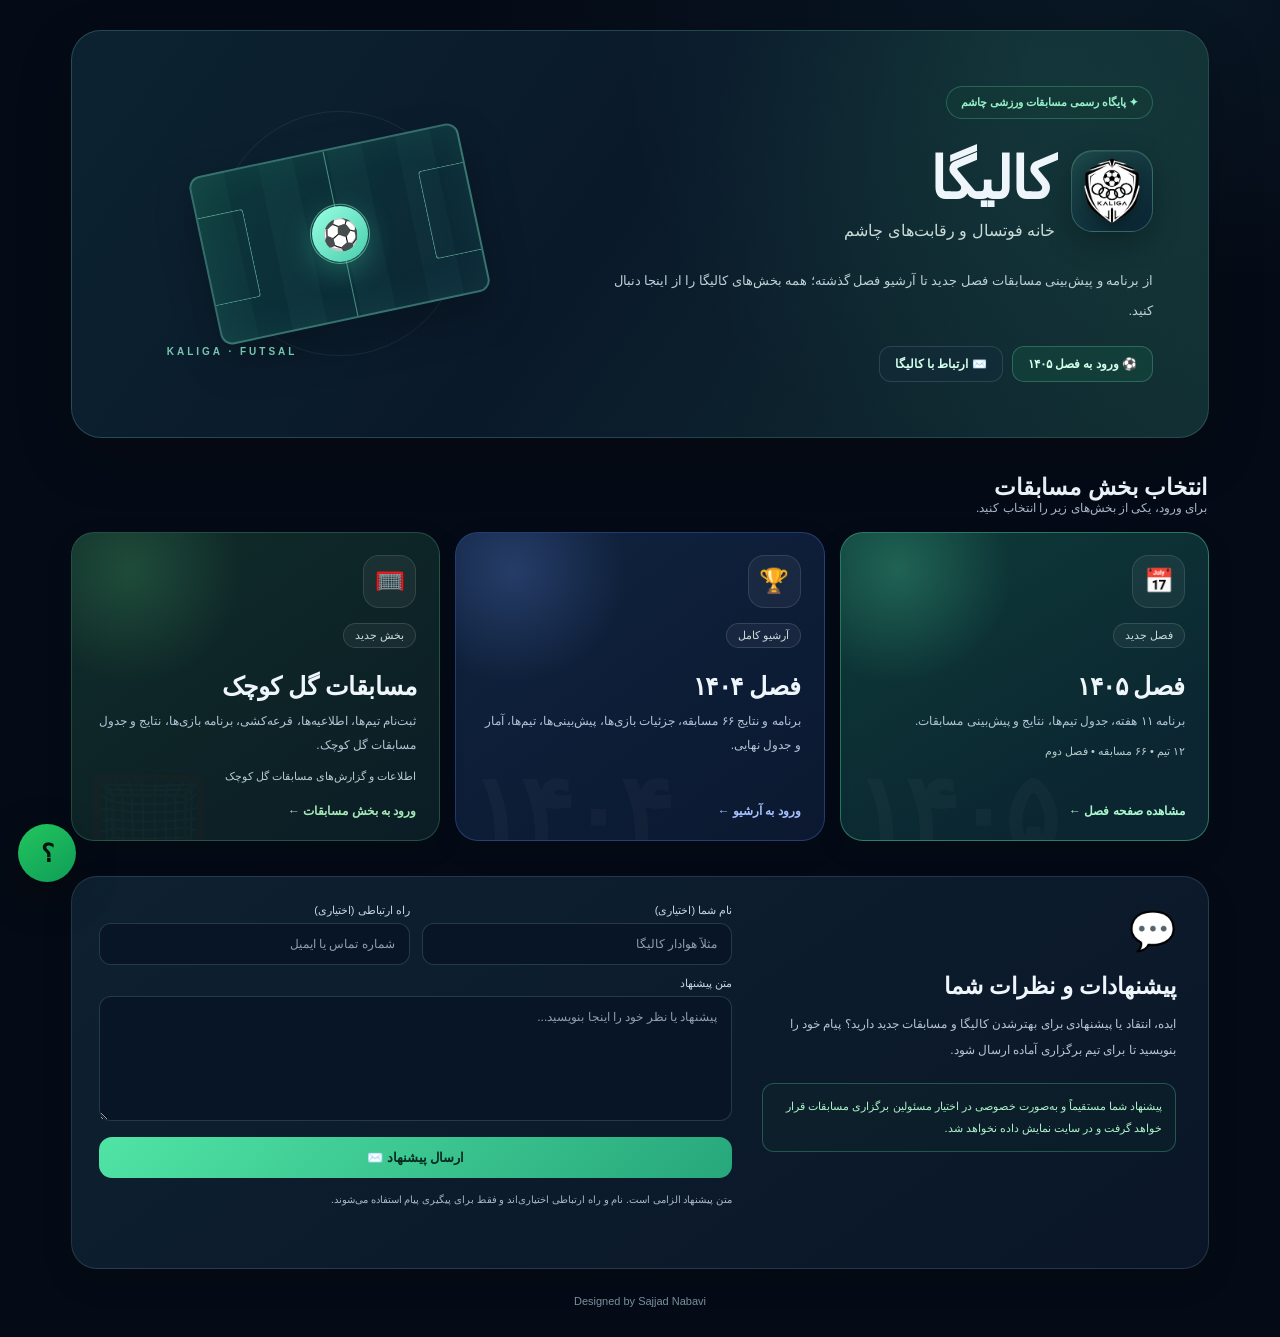
<file: index.html>
<!doctype html>
<html lang="fa" dir="rtl">
<head>
  <meta charset="utf-8">
  <meta name="viewport" content="width=device-width,initial-scale=1">
  <title>کالیگا | مسابقات ورزشی روستای چاشم</title>
  <meta name="description" content="فصل‌های لیگ فوتسال کالیگا، مسابقات گل کوچک و ارسال پیشنهاد برای مسابقات ورزشی روستای چاشم">
  <meta name="theme-color" content="#020817">
  <link rel="icon" type="image/png" href="/logo.png">

  <style>

    :root{color-scheme:dark;--bg:#050b16;--panel:#0c1829;--panel2:#102239;--text:#eef6fc;--muted:#a7b6c9;--green:#50e5aa;--blue:#87a8ff;--gold:#ffcc79;--line:rgba(159,192,213,.17)}
    *{box-sizing:border-box}
    html{scroll-behavior:smooth}body{margin:0;min-height:100vh;color:var(--text);font-family:Tahoma,Arial,sans-serif;background:radial-gradient(ellipse 70% 30% at 86% 0%,rgba(25,78,103,.18),transparent 72%),#050b16}
    a{color:inherit}.page{width:min(1190px,100%);margin:auto;padding:clamp(12px,2.6vw,30px) clamp(13px,3vw,26px) 30px}
    .hero{isolation:isolate;position:relative;overflow:hidden;min-height:300px;display:grid;grid-template-columns:1.1fr minmax(260px,.8fr);align-items:center;gap:18px;padding:clamp(25px,5vw,55px);border:1px solid rgba(95,165,165,.3);border-radius:30px;background:linear-gradient(126deg,#0c2230 5%,#0a192a 47%,#102b30 100%);box-shadow:0 20px 55px #0003}
    .hero:before{content:"";position:absolute;inset:0;pointer-events:none;background:radial-gradient(circle at 85% 8%,#4be6a119,transparent 40%),linear-gradient(100deg,transparent 55%,#50e5aa06);z-index:-1}
    .hero-content{position:relative;z-index:2;min-width:0}
    .eyebrow{display:inline-flex;align-items:center;gap:8px;border:1px solid #50d6a44d;background:#1a473839;color:#96f0c7;border-radius:999px;padding:9px 14px;font-size:11px;font-weight:bold}
    .brand-line{display:flex;gap:16px;align-items:center;margin-top:22px}
    .brand-mark{position:relative;display:grid;place-items:center;flex:none;width:82px;height:82px;border-radius:22px;border:1px solid #6ac7a755;background:linear-gradient(145deg,#1c4848,#0a2334);box-shadow:inset 0 1px #ffffff13,0 10px 28px #0004}
    .brand-logo{position:absolute;inset:6px;width:calc(100% - 12px);height:calc(100% - 12px);object-fit:contain;filter:drop-shadow(0 3px 6px #0007)}
    .brand-fallback{font:900 34px Tahoma,Arial,sans-serif;color:#b8f7de;text-shadow:0 0 20px #34d99b44}
    h1{font-size:clamp(34px,4.8vw,58px);letter-spacing:-1.2px;line-height:1.3;margin:0 0 5px}.subtitle{margin:0;color:#c9dcd9;font-size:clamp(12px,1.5vw,16px)}
    .lead{font-size:13px;line-height:2.25;color:#bdd0d5;max-width:560px;margin:26px 0 0}
    .hero-actions{display:flex;flex-wrap:wrap;align-items:center;gap:9px;margin-top:21px}
    .hero-actions a{border:1px solid #4fae9266;background:#15514073;text-decoration:none;border-radius:12px;padding:10px 15px;color:#d4ffee;font-size:12px;font-weight:bold;transition:background .15s}
    .hero-actions a:hover{background:#246a53a0}.hero-actions a.secondary{background:#132d3b7a;border-color:#6c8fa044}
    .hero-art{position:relative;justify-self:stretch;width:100%;max-width:345px;margin-inline:auto;min-height:240px;display:grid;place-items:center}
    .art-halo{position:absolute;width:245px;height:245px;border-radius:50%;background:radial-gradient(circle,#2ed99819 10%,#4a9fdc08 42%,transparent 67%);border:1px solid #6aafa020}
    .art-pitch{position:relative;width:min(90%,275px);aspect-ratio:1.6;border:2px solid #76d3bd64;border-radius:12px;transform:rotate(-12deg);box-shadow:0 18px 40px #0004,inset 0 0 42px #4ce8ae16;background:repeating-linear-gradient(90deg,rgba(77,185,161,.045) 0 35px,transparent 35px 70px),linear-gradient(135deg,#0d383b,#0b2434)}
    .art-pitch:before{content:"";position:absolute;top:0;bottom:0;left:50%;border-left:1px solid #79d9bd90}
    .art-pitch:after{content:"";position:absolute;left:50%;top:50%;width:58px;height:58px;border:1.5px solid #82dac09c;border-radius:50%;transform:translate(-50%,-50%)}
    .art-area{position:absolute;top:23%;bottom:23%;width:17%;border:1px solid #7fd7bd9c}.art-area.left{left:0;border-left:0;border-radius:0 4px 4px 0}.art-area.right{right:0;border-right:0;border-radius:4px 0 0 4px}
    .art-ball{position:absolute;left:50%;top:50%;display:grid;place-items:center;width:56px;height:56px;border-radius:50%;background:linear-gradient(135deg,#99ffe2,#49cdad);color:#072325;font:900 30px Tahoma,Arial,sans-serif;box-shadow:0 9px 30px #44e5b454;transform:translate(-50%,-50%) rotate(12deg)}
    .art-label{position:absolute;bottom:-3px;left:0;color:#77c4af;letter-spacing:3px;font:bold 10px Tahoma,Arial,sans-serif}
    .section-head{display:flex;align-items:end;justify-content:space-between;gap:15px;margin:36px 2px 17px}.section-head h2{margin:0;font-size:23px}.section-head p{margin:0;color:var(--muted);font-size:12px}
    .choices{display:grid;grid-template-columns:repeat(3,minmax(0,1fr));gap:15px}
    .choice{--accent:var(--green);--card-edge:#48b28b45;position:relative;isolation:isolate;display:flex;flex-direction:column;min-width:0;min-height:273px;overflow:hidden;text-decoration:none;padding:22px 23px;border:1px solid var(--card-edge);border-radius:23px;background:linear-gradient(155deg,#102333,#0b1627);box-shadow:0 10px 27px #0002;transition:transform .18s,border-color .18s,box-shadow .18s}
    .choice:before{content:"";position:absolute;z-index:-1;top:-85px;left:-65px;width:245px;height:245px;border-radius:50%;background:radial-gradient(circle,var(--ambient,#4dcda326),transparent 65%)}
    .choice:after{content:attr(data-season);position:absolute;left:13px;bottom:-24px;font:900 clamp(70px,8vw,125px)/1 Tahoma,Arial,sans-serif;letter-spacing:-5px;color:#ffffff07;pointer-events:none;z-index:-1}
    .choice:hover{transform:translateY(-4px);border-color:var(--accent);box-shadow:0 17px 35px #0005}
    .choice:focus-visible,.hero-actions a:focus-visible{outline:3px solid #ffcd79;outline-offset:4px}
    .choice-1405{--accent:#aaf9cc;--card-edge:#55dca66e;--ambient:#51dba444;background:linear-gradient(150deg,#0e3b38,#0b2631 77%)}
    .choice-1404{--accent:#a6c0ff;--card-edge:#5a86ff4d;--ambient:#7199ff3a;background:linear-gradient(145deg,#10233e,#0b1830)}
    .choice-gol{--accent:#a5e9b6;--card-edge:#51b7824d;--ambient:#59ce7c35;background:linear-gradient(145deg,#102c29,#0b1c25)}
    .choice .icon{display:grid;place-items:center;flex:none;width:53px;height:53px;border:1px solid #ffffff1c;border-radius:16px;background:#ffffff0d;font-size:24px;line-height:1}
    .badge{display:inline-flex;align-self:flex-start;margin-top:15px;border:1px solid #ffffff21;border-radius:999px;padding:5px 11px;background:#ffffff0c;color:#cadddd;font-size:11px}
    .choice h3{margin:24px 0 8px;font-size:25px;letter-spacing:-.5px}.choice p{margin:0;color:#b4c4d6;font-size:12px;line-height:2.05;max-width:345px}
    .choice .meta{margin-top:12px;font-size:11px;color:#b7ccce}.choice .go{margin-top:auto;padding-top:21px;color:var(--accent);font-weight:bold;font-size:12px}
    .feedback{margin-top:35px;display:grid;grid-template-columns:.87fr 1.3fr;gap:25px;padding:27px;border-radius:26px;border:1px solid var(--line);background:linear-gradient(145deg,#0e2131,#0a1627);box-shadow:0 12px 31px #0002}
    .feedback-copy{padding:5px}.feedback-copy .big-icon{font-size:38px}.feedback-copy h2{font-size:23px;line-height:1.6;margin:15px 0 7px}.feedback-copy p{color:#b5c4d3;font-size:12px;line-height:2.15;margin:0}
    .privacy{margin-top:20px;padding:12px 13px;border:1px solid #51cf9652;border-radius:12px;background:#143c332b;color:#adf2ca;font-size:11px;line-height:1.95}
    form{display:grid;gap:12px;min-width:0}.row{display:grid;grid-template-columns:repeat(2,minmax(0,1fr));gap:12px}label{display:block;color:#c5d6e2;font-size:11px;margin-bottom:6px}
    input,textarea{width:100%;border:1px solid #45637577;border-radius:12px;background:#081527;color:#effaff;padding:13px 14px;font:inherit;font-size:12px;outline:none}
    input::placeholder,textarea::placeholder{color:#8d9eaf}input:focus,textarea:focus{border-color:#55e2aa;box-shadow:0 0 0 3px #55e2aa1c}
    textarea{min-height:125px;resize:vertical}.submit{border:0;border-radius:13px;background:linear-gradient(135deg,#50e4a5,#27a77b);color:#062a22;padding:13px 18px;font:bold 13px Tahoma,Arial,sans-serif;cursor:pointer}
    .submit:hover{filter:brightness(1.06)}.submit:disabled{opacity:.65;cursor:wait}.form-note{color:var(--muted);font-size:10px;line-height:1.9;margin:0}.status{min-height:20px;font-size:11px;color:#93f0bd}
    footer{text-align:center;color:#78909f;font-size:11px;padding:26px 0 0}
    @media(max-width:900px){.hero{grid-template-columns:1fr minmax(220px,.65fr);padding:28px}.choices{gap:10px}.choice{padding:19px}.feedback{grid-template-columns:1fr}.hero-art{min-height:210px}}
    @media(max-width:650px){.page{padding:12px 12px 24px}.hero{min-height:auto;grid-template-columns:1fr;border-radius:21px;padding:27px 19px}.hero-art{min-height:124px;max-width:270px;margin-top:2px}.art-halo{width:172px;height:172px}.art-pitch{width:220px}.art-ball{width:44px;height:44px;font-size:23px}.art-label{bottom:0}.brand-line{margin-top:18px}.brand-mark{height:67px;width:67px;border-radius:17px}.brand-fallback{font-size:26px}h1{font-size:39px}.lead{font-size:12px;margin-top:19px}.choices{grid-template-columns:1fr}.choice{min-height:199px;padding:19px}.choice h3{font-size:23px;margin-top:16px}.choice .go{padding-top:13px}.section-head{align-items:flex-start;flex-direction:column;gap:4px;margin-top:29px}.section-head h2{font-size:20px}.feedback{padding:18px;border-radius:21px}.row{grid-template-columns:1fr}}
    @media(prefers-reduced-motion:reduce){html{scroll-behavior:auto}.choice,.hero-actions a{transition:none}}
  </style>
  <script defer src="/gol-koochik/config.js?v=8"></script>
  <script defer src="/home-fast.js?v=2"></script>
  <script>
(function(){
  function start(){
    var run=function(){var s=document.createElement('script');s.src='/kaliga-assistant.js?v=1';s.async=true;document.body.appendChild(s);};
    if('requestIdleCallback' in window)requestIdleCallback(run,{timeout:2400});else setTimeout(run,1600);
  }
  if(document.readyState==='complete')start();else window.addEventListener('load',start,{once:true});
})();
</script>
<!-- KALIGA-PERF-V8 / 2026-11-03 -->
</head>
<body>
  <main class="page">
    <header class="hero">
      <div class="hero-content">
        <span class="eyebrow">✦ پایگاه رسمی مسابقات ورزشی چاشم</span>
        <div class="brand-line">
          <span class="brand-mark"><span class="brand-fallback" aria-hidden="true">⚽</span><img loading="lazy" fetchpriority="low" class="brand-logo" src="logo.png" alt="لوگوی کالیگا" decoding="async" onerror="this.style.display='none'"></span>
          <div><h1>کالیگا</h1><p class="subtitle">خانه فوتسال و رقابت‌های چاشم</p></div>
        </div>
        <p class="lead">از برنامه و پیش‌بینی مسابقات فصل جدید تا آرشیو فصل گذشته؛ همه بخش‌های کالیگا را از اینجا دنبال کنید.</p>
        <div class="hero-actions"><a href="1405/">⚽ ورود به فصل ۱۴۰۵</a><a class="secondary" href="#feedback">✉️ ارتباط با کالیگا</a></div>
      </div>
      <div class="hero-art" aria-hidden="true">
        <div class="art-halo"></div>
        <div class="art-pitch"><div class="art-area left"></div><div class="art-area right"></div><div class="art-ball">⚽</div></div>
        <div class="art-label">KALIGA · FUTSAL</div>
      </div>
    </header>

    <section aria-labelledby="choice-title">
      <div class="section-head"><div><h2 id="choice-title">انتخاب بخش مسابقات</h2><p>برای ورود، یکی از بخش‌های زیر را انتخاب کنید.</p></div></div>
      <div class="choices">
        <a class="choice choice-1405" data-season="۱۴۰۵" href="1405/">
          <span class="icon">📅</span><span class="badge">فصل جدید</span>
          <h3>فصل ۱۴۰۵</h3>
          <p>برنامه ۱۱ هفته، جدول تیم‌ها، نتایج و پیش‌بینی مسابقات.</p>
          <div class="meta">۱۲ تیم • ۶۶ مسابقه • فصل دوم</div><div class="go">مشاهده صفحه فصل ←</div>
        </a>
        <a class="choice choice-1404" data-season="۱۴۰۴" href="1404/">
          <span class="icon">🏆</span><span class="badge">آرشیو کامل</span>
          <h3>فصل ۱۴۰۴</h3>
          <p>برنامه و نتایج ۶۶ مسابقه، جزئیات بازی‌ها، پیش‌بینی‌ها، تیم‌ها، آمار و جدول نهایی.</p>
          <div class="go">ورود به آرشیو ←</div>
        </a>
        <a class="choice choice-gol" data-season="🥅" href="gol-koochik/">
          <span class="icon">🥅</span><span class="badge">بخش جدید</span>
          <h3>مسابقات گل کوچک</h3>
          <p>ثبت‌نام تیم‌ها، اطلاعیه‌ها، قرعه‌کشی، برنامه بازی‌ها، نتایج و جدول مسابقات گل کوچک.</p>
          <div class="meta">اطلاعات و گزارش‌های مسابقات گل کوچک</div><div class="go">ورود به بخش مسابقات ←</div>
        </a>
      </div>
    </section>
    <section class="feedback" id="feedback" aria-labelledby="feedback-title">
      <div class="feedback-copy">
        <div class="big-icon">💬</div><h2 id="feedback-title">پیشنهادات و نظرات شما</h2>
        <p>ایده، انتقاد یا پیشنهادی برای بهترشدن کالیگا و مسابقات جدید دارید؟ پیام خود را بنویسید تا برای تیم برگزاری آماده ارسال شود.</p>
        <div class="privacy">پیشنهاد شما مستقیماً و به‌صورت خصوصی در اختیار مسئولین برگزاری مسابقات قرار خواهد گرفت و در سایت نمایش داده نخواهد شد.</div>
      </div>
      <form id="suggestion-form">
        <div class="row">
          <div><label for="name">نام شما (اختیاری)</label><input id="name" name="name" maxlength="80" placeholder="مثلاً هوادار کالیگا"></div>
          <div><label for="contact">راه ارتباطی (اختیاری)</label><input id="contact" name="contact" maxlength="100" placeholder="شماره تماس یا ایمیل"></div>
        </div>
        <div><label for="message">متن پیشنهاد</label><textarea id="message" name="message" maxlength="1500" required placeholder="پیشنهاد یا نظر خود را اینجا بنویسید..."></textarea></div>
        <button class="submit" type="submit">ارسال پیشنهاد ✉️</button>
        <p class="form-note">متن پیشنهاد الزامی است. نام و راه ارتباطی اختیاری‌اند و فقط برای پیگیری پیام استفاده می‌شوند.</p>
        <div class="status" id="form-status" role="status"></div>
      </form>
    </section>
    <footer>Designed by Sajjad Nabavi</footer>
  </main>
</body>
</html>
</file>
